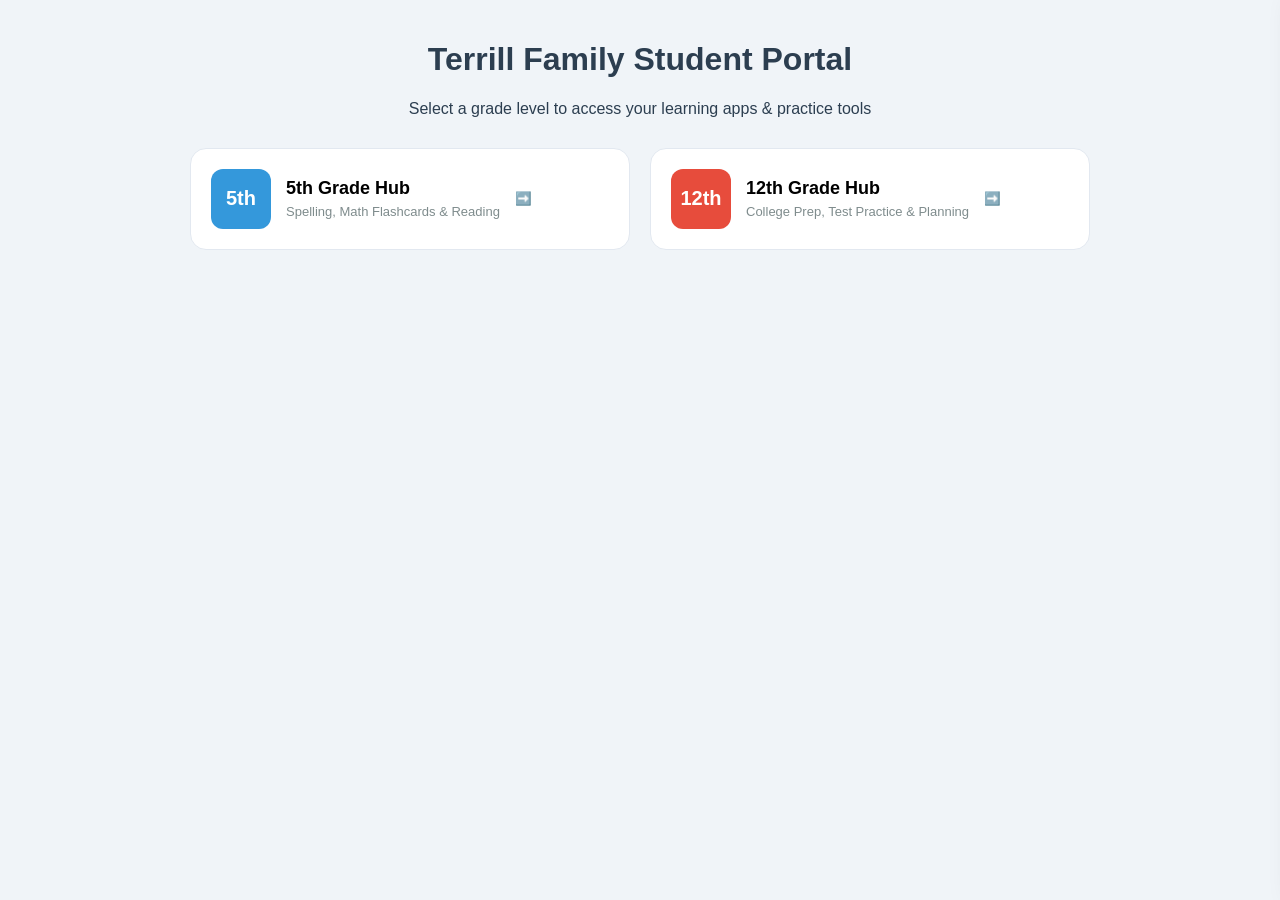
<file: index.html>
<!DOCTYPE html>
<html lang="en">
<head>
  <meta charset="UTF-8">
  <meta name="viewport" content="width=device-width, initial-scale=1.0">
  <title>Terrill Family Student Portal</title>
  <link rel="stylesheet" href="css/portal.css">
</head>
<body>

  <header class="portal-header">
    <h1>Terrill Family Student Portal</h1>
    <p>Select a grade level to access your learning apps & practice tools</p>
  </header>

  <!-- GRADE LEVEL SELECTOR GRID -->
  <main class="grade-grid">
    <button class="grade-card" onclick="openGradeDrawer('grade-5')">
      <div class="grade-badge">5th</div>
      <div class="grade-info">
        <h2>5th Grade Hub</h2>
        <p>Spelling, Math Flashcards & Reading</p>
      </div>
      <span class="arrow">➡️</span>
    </button>

    <button class="grade-card" onclick="openGradeDrawer('grade-12')">
      <div class="grade-badge grade-12-badge">12th</div>
      <div class="grade-info">
        <h2>12th Grade Hub</h2>
        <p>College Prep, Test Practice & Planning</p>
      </div>
      <span class="arrow">➡️</span>
    </button>
  </main>

  <!-- OVERLAY & SLIDE-OUT DRAWER -->
  <div id="drawer-overlay" class="drawer-overlay" onclick="closeGradeDrawer()"></div>

  <aside id="grade-drawer" class="grade-drawer">
    <div class="drawer-header">
      <h2 id="drawer-title">Grade Apps</h2>
      <button class="close-btn" onclick="closeGradeDrawer()">✕</button>
    </div>

    <!-- 5th Grade App Roster -->
    <div id="apps-grade-5" class="app-list" style="display: none;">
      <a href="./spelling-bee/index.html" class="app-button">
        <div class="app-icon bee-bg">🐝</div>
        <div class="app-details">
          <h3>Spelling Bee Hub</h3>
          <p>Practice weekly spelling lists with voice input & sync</p>
        </div>
      </a>
    </div>

    <!-- 12th Grade App Roster -->
    <div id="apps-grade-12" class="app-list" style="display: none;">
      <div style="padding: 20px; color: #7F8C8D;">Coming soon!</div>
    </div>
  </aside>

  <script src="js/portal.js"></script>
</body>
</html>
</file>
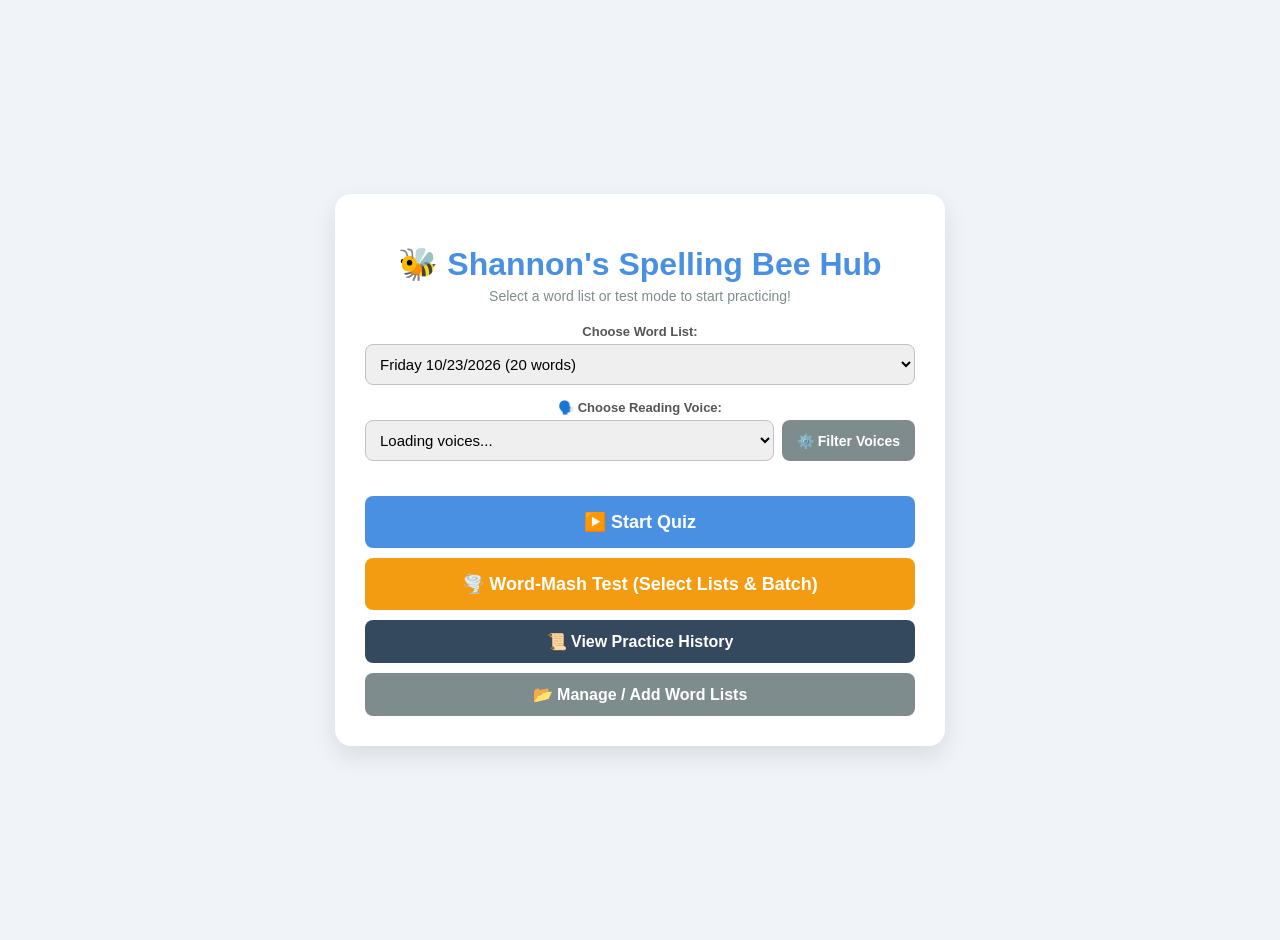
<file: spelling-bee-hub.html>
<!DOCTYPE html>
<html lang="en">
<head>
  <meta charset="UTF-8">
  <meta name="viewport" content="width=device-width, initial-scale=1.0">
  <title>Shannon's Spelling Bee Hub</title>
  <style>
    :root {
      --primary: #4A90E2;
      --success: #2ECC71;
      --danger: #E74C3C;
      --warning: #F39C12;
      --bg: #F0F4F8;
      --card-bg: #FFFFFF;
      --text: #2C3E50;
    }

    body {
      font-family: 'Segoe UI', Tahoma, Geneva, Verdana, sans-serif;
      background-color: var(--bg);
      color: var(--text);
      display: flex;
      justify-content: center;
      align-items: center;
      min-height: 100vh;
      margin: 0;
      padding: 20px;
    }

    .container {
      background: var(--card-bg);
      padding: 30px;
      border-radius: 16px;
      box-shadow: 0 10px 25px rgba(0,0,0,0.1);
      width: 100%;
      max-width: 550px;
      text-align: center;
      display: none;
    }

    .container.active { display: block; }

    h1 { margin-bottom: 5px; color: var(--primary); }
    .subtitle { color: #7F8C8D; font-size: 14px; margin-bottom: 20px; }

    .settings-group {
      margin-bottom: 15px;
      font-size: 13px;
      color: #555;
      display: flex;
      flex-direction: column;
      align-items: center;
      gap: 5px;
      text-align: left;
      width: 100%;
    }

    .voice-row {
      display: flex;
      gap: 8px;
      width: 100%;
    }

    select, textarea, input[type="text"], input[type="number"] {
      padding: 10px;
      border-radius: 8px;
      border: 1px solid #BDC3C7;
      width: 100%;
      box-sizing: border-box;
      font-size: 15px;
      outline: none;
    }

    select:focus, textarea:focus, input[type="text"]:focus, input[type="number"]:focus {
      border-color: var(--primary);
    }

    .progress-bar-container {
      background: #E0E0E0;
      border-radius: 10px;
      height: 12px;
      width: 100%;
      overflow: hidden;
      margin-bottom: 20px;
    }

    .progress-bar {
      background: var(--primary);
      height: 100%;
      width: 0%;
      transition: width 0.3s ease;
    }

    .btn-audio {
      background: var(--primary);
      color: white;
      border: none;
      padding: 15px 25px;
      font-size: 18px;
      border-radius: 50px;
      cursor: pointer;
      box-shadow: 0 4px 10px rgba(74, 144, 226, 0.3);
      margin-bottom: 20px;
    }

    .input-group {
      display: flex;
      gap: 10px;
      margin-bottom: 15px;
    }

    .btn {
      padding: 12px 20px;
      font-size: 16px;
      border: none;
      border-radius: 8px;
      cursor: pointer;
      font-weight: bold;
      transition: opacity 0.2s;
    }

    .btn-primary { background: var(--primary); color: white; width: 100%; margin-top: 10px;}
    .btn-submit { background: var(--primary); color: white; }
    .btn-voice { background: #9B59B6; color: white; width: 100%; margin-bottom: 15px;}
    .btn-success { background: var(--success); color: white; width: 100%; margin-top: 10px;}
    .btn-warning { background: var(--warning); color: white; width: 100%; margin-top: 10px;}
    .btn-danger { background: var(--danger); color: white; padding: 6px 12px; font-size: 13px;}
    .btn-secondary { background: #7F8C8D; color: white; padding: 10px 15px; font-size: 14px; white-space: nowrap;}

    .feedback {
      min-height: 24px;
      font-weight: bold;
      font-size: 18px;
      margin-top: 10px;
    }
    .feedback.correct { color: var(--success); }

    .stats-grid {
      display: grid;
      grid-template-columns: repeat(2, 1fr);
      gap: 10px;
      margin-top: 20px;
      font-size: 13px;
      color: #555;
      text-align: left;
      background: #F8FAFC;
      padding: 12px;
      border-radius: 8px;
      border: 1px solid #E2E8F0;
    }

    .stats-card-box {
      background: #FFFFFF;
      padding: 15px;
      border-radius: 8px;
      margin: 20px 0;
      border: 1px solid #E2E8F0;
      box-shadow: 0 2px 5px rgba(0,0,0,0.05);
    }

    .stats-card-box div {
      margin: 8px 0;
      font-size: 16px;
    }

    /* Modal Styling */
    .modal {
      display: none;
      position: fixed;
      z-index: 10;
      left: 0;
      top: 0;
      width: 100%;
      height: 100%;
      background-color: rgba(0,0,0,0.5);
      justify-content: center;
      align-items: center;
    }

    .modal-content {
      background-color: #FFFFFF;
      padding: 25px;
      border-radius: 16px;
      width: 90%;
      max-width: 480px;
      max-height: 80vh;
      display: flex;
      flex-direction: column;
      box-shadow: 0 10px 25px rgba(0,0,0,0.2);
      text-align: left;
    }

    .voice-list-container {
      overflow-y: auto;
      max-height: 40vh;
      margin: 10px 0 15px 0;
      border: 1px solid #E2E8F0;
      border-radius: 8px;
      padding: 10px;
      background: #F8FAFC;
    }

    .voice-item {
      display: flex;
      align-items: center;
      justify-content: space-between;
      padding: 8px 5px;
      border-bottom: 1px solid #EDF2F7;
      font-size: 14px;
    }

    .voice-item label {
      display: flex;
      align-items: center;
      gap: 10px;
      cursor: pointer;
      flex: 1;
    }

    .history-card {
      background: #FFFFFF;
      padding: 10px 12px;
      margin-bottom: 8px;
      border-radius: 6px;
      border: 1px solid #E2E8F0;
      font-size: 13px;
    }

    .correction-screen h2 { color: var(--danger); margin-bottom: 10px; }
    .correct-word-display {
      font-size: 32px;
      font-weight: bold;
      letter-spacing: 2px;
      color: var(--text);
      margin: 15px 0;
      background: #FFF3F3;
      padding: 15px;
      border-radius: 8px;
      border: 2px dashed var(--danger);
    }

    .btn-go-on {
      background: var(--success);
      color: white;
      padding: 15px 30px;
      font-size: 18px;
      border: none;
      border-radius: 50px;
      cursor: pointer;
      font-weight: bold;
      margin-top: 20px;
      box-shadow: 0 4px 10px rgba(46, 204, 113, 0.3);
      width: 100%;
    }
  </style>

  <script>
    function switchView(viewId) {
      document.querySelectorAll('.container').forEach(c => c.classList.remove('active'));
      const target = document.getElementById(viewId);
      if (target) target.classList.add('active');
      if (typeof window.speechSynthesis !== 'undefined') {
        window.speechSynthesis.cancel();
      }
      if (viewId === 'view-home' || viewId === 'view-quiz') {
        loadVoices();
        populateAllDropdowns();
      }
      if (viewId === 'view-manager') renderListManager();
    }

    const defaultLists = {
      "Friday 10/23/2026": [
        "metal", "hospitality", "definition", "provision", "preside",
        "crime", "genetics", "period", "explore", "hospital",
        "periodic", "gene", "exploration", "criminal", "legality",
        "president", "define", "metallic", "provide", "legal"
      ]
    };

    const MISSED_VAULT_KEY = "⚠️ Missed Words Vault";

    let savedLists = null;
    try {
      savedLists = JSON.parse(localStorage.getItem('spellingLists'));
    } catch(e) { savedLists = null; }

    let spellingLists = (savedLists && Object.keys(savedLists).length > 0) ? savedLists : defaultLists;

    let availableVoices = [];
    let enabledVoiceNames = JSON.parse(localStorage.getItem('enabledVoiceNames')) || null;
    let sessionHistory = JSON.parse(localStorage.getItem('spellingSessionHistory')) || [];
    let missedWordsVault = JSON.parse(localStorage.getItem('spellingMissedWordsVault')) || [];
    let activeMashSession = JSON.parse(localStorage.getItem('spellingActiveMashSession')) || null;

    let currentQueue = [];
    let nextQueue = [];
    let currentWordIndex = 0;
    let roundNumber = 1;
    let initialTotal = 0;
    let currentTestModeName = '';
    let sessionStartTime = null;
    let isInitialized = false;

    let firstTimeCorrectCount = 0;
    let totalMistakesCount = 0;

    function saveData() {
      localStorage.setItem('spellingLists', JSON.stringify(spellingLists));
      localStorage.setItem('spellingMissedWordsVault', JSON.stringify(missedWordsVault));
    }

    function checkResumeBanner() {
      const banner = document.getElementById('resume-banner');
      const details = document.getElementById('resume-details');
      if (!banner || !details) return;
      if (activeMashSession && activeMashSession.batches && activeMashSession.currentBatchIndex < activeMashSession.batches.length) {
        banner.style.display = 'block';
        details.innerText = `${activeMashSession.title} - Batch ${activeMashSession.currentBatchIndex + 1} of ${activeMashSession.batches.length}`;
      } else {
        banner.style.display = 'none';
      }
    }

    function loadVoices() {
      if (typeof window.speechSynthesis === 'undefined') return;
      let allLoadedVoices = window.speechSynthesis.getVoices();
      availableVoices = allLoadedVoices.filter(v => !v.name.toLowerCase().includes('ralph'));

      const savedVoiceName = localStorage.getItem('selectedVoiceName');
      const voiceSelects = [document.getElementById('voice-selector'), document.getElementById('voice-selector-quiz')];
      
      voiceSelects.forEach(select => {
        if (!select) return;
        select.innerHTML = '';
        
        if (availableVoices.length === 0) {
          const option = document.createElement('option');
          option.textContent = "Loading voices...";
          select.appendChild(option);
          return;
        }

        if (!enabledVoiceNames) {
          enabledVoiceNames = availableVoices.filter(v => v.lang.startsWith('en')).map(v => v.name);
          if (enabledVoiceNames.length === 0) {
            enabledVoiceNames = availableVoices.map(v => v.name);
          }
          localStorage.setItem('enabledVoiceNames', JSON.stringify(enabledVoiceNames));
        }

        const filteredVoices = availableVoices.filter(v => enabledVoiceNames.includes(v.name));
        const voicesToDisplay = filteredVoices.length > 0 ? filteredVoices : availableVoices;

        voicesToDisplay.forEach(voice => {
          const option = document.createElement('option');
          option.value = voice.name;
          option.textContent = `${voice.name} (${voice.lang})`;
          select.appendChild(option);
        });

        if (savedVoiceName && voicesToDisplay.some(v => v.name === savedVoiceName)) {
          select.value = savedVoiceName;
        } else if (voicesToDisplay.length > 0) {
          select.value = voicesToDisplay[0].name;
        }
      });

      isInitialized = true;
    }

    if (typeof speechSynthesis !== 'undefined') {
      speechSynthesis.onvoiceschanged = loadVoices;
    }

    function syncAndPreviewVoice(val) {
      if (!val || val === "Loading voices...") return;
      localStorage.setItem('selectedVoiceName', val);
      
      const s1 = document.getElementById('voice-selector');
      const s2 = document.getElementById('voice-selector-quiz');
      if (s1) s1.value = val;
      if (s2) s2.value = val;

      speakWithCustomVoice("Shannon's Spelling Bee Hub", 1.0, null, val);
    }

    function syncLists(val) {
      if (!val) return;
      const s1 = document.getElementById('list-selector-home');
      const s2 = document.getElementById('list-selector-quiz');
      if (s1) s1.value = val;
      if (s2) s2.value = val;
    }

    function getSelectedVoice() {
      const voiceSelect = document.getElementById('voice-selector') || document.getElementById('voice-selector-quiz');
      const selectedName = voiceSelect ? voiceSelect.value : null;
      if (selectedName && selectedName !== "Loading voices...") {
        localStorage.setItem('selectedVoiceName', selectedName);
        return availableVoices.find(v => v.name === selectedName) || availableVoices[0] || null;
      }
      return availableVoices[0] || null;
    }

    function speakWithCustomVoice(text, rate = 1.0, callback = null, specificVoiceName = null) {
      if (typeof window.speechSynthesis === 'undefined') return;
      window.speechSynthesis.cancel();
      const utterance = new SpeechSynthesisUtterance(text);
      utterance.rate = rate;
      
      let chosenVoice = null;
      if (specificVoiceName) {
        chosenVoice = availableVoices.find(v => v.name === specificVoiceName);
      } else {
        chosenVoice = getSelectedVoice();
      }

      if (chosenVoice) {
        utterance.voice = chosenVoice;
      }

      if (callback) {
        utterance.onend = callback;
      }

      window.speechSynthesis.speak(utterance);
    }

    function openVoiceModal() {
      const modalList = document.getElementById('modal-voice-list');
      if (!modalList) return;
      modalList.innerHTML = '';

      if (availableVoices.length === 0) {
        modalList.innerHTML = '<div style="padding: 10px; text-align:center;">No voices found yet. Try reloading.</div>';
      }

      availableVoices.forEach(voice => {
        const isChecked = !enabledVoiceNames || enabledVoiceNames.includes(voice.name);
        
        const div = document.createElement('div');
        div.className = 'voice-item';
        div.innerHTML = `
          <label>
            <input type="checkbox" value="${voice.name}" ${isChecked ? 'checked' : ''}>
            ${voice.name} (${voice.lang})
          </label>
          <button class="btn btn-secondary" style="padding: 4px 8px; font-size: 12px;" onclick="previewSpecificVoice('${voice.name.replace(/'/g, "\\'")}')">🔊 Preview</button>
        `;
        modalList.appendChild(div);
      });

      const modal = document.getElementById('voice-modal');
      if (modal) modal.style.display = 'flex';
    }

    function closeVoiceModal() {
      const modal = document.getElementById('voice-modal');
      if (modal) modal.style.display = 'none';
      if (typeof window.speechSynthesis !== 'undefined') {
        window.speechSynthesis.cancel();
      }
    }

    function previewSpecificVoice(voiceName) {
      speakWithCustomVoice("Shannon's Spelling Bee Hub", 1.0, null, voiceName);
    }

    function saveVoicePreferences() {
      const checkboxes = document.querySelectorAll('#modal-voice-list input[type="checkbox"]');
      let selected = [];
      checkboxes.forEach(cb => {
        if (cb.checked) {
          selected.push(cb.value);
        }
      });

      if (selected.length === 0) {
        alert("Please select at least one voice!");
        return;
      }

      enabledVoiceNames = selected;
      localStorage.setItem('enabledVoiceNames', JSON.stringify(enabledVoiceNames));
      closeVoiceModal();
      loadVoices();
      populateAllDropdowns();
    }

    function openWordMashModal() {
      const modalList = document.getElementById('modal-word-mash-list');
      if (!modalList) return;
      modalList.innerHTML = '';

      const keys = Object.keys(spellingLists);
      if (keys.length === 0 && missedWordsVault.length === 0) {
        alert("No spelling lists available!");
        return;
      }

      keys.forEach(key => {
        const div = document.createElement('div');
        div.className = 'voice-item';
        div.innerHTML = `
          <label>
            <input type="checkbox" value="${key}" checked>
            <strong>${key}</strong> (${spellingLists[key].length} words)
          </label>
        `;
        modalList.appendChild(div);
      });

      const modal = document.getElementById('word-mash-modal');
      if (modal) modal.style.display = 'flex';
    }

    function closeWordMashModal() {
      const modal = document.getElementById('word-mash-modal');
      if (modal) modal.style.display = 'none';
    }

    function toggleAllWordMashLists(selectState) {
      const checkboxes = document.querySelectorAll('#modal-word-mash-list input[type="checkbox"]');
      checkboxes.forEach(cb => cb.checked = selectState);
    }

    function startCustomWordMash() {
      const checkboxes = document.querySelectorAll('#modal-word-mash-list input[type="checkbox"]');
      let selectedLists = [];
      checkboxes.forEach(cb => {
        if (cb.checked) {
          selectedLists.push(cb.value);
        }
      });

      if (selectedLists.length === 0) {
        alert("Please select at least one list for the Word-Mash!");
        return;
      }

      let combinedWords = [];
      selectedLists.forEach(key => {
        if (spellingLists[key]) {
          combinedWords = combinedWords.concat(spellingLists[key]);
        }
      });
      combinedWords = [...new Set(combinedWords)];
      combinedWords.sort(() => Math.random() - 0.5);

      const batchSizeInput = document.getElementById('mash-batch-size');
      const batchSize = batchSizeInput ? parseInt(batchSizeInput.value, 10) : 15;
      
      let batches = [];
      for (let i = 0; i < combinedWords.length; i += batchSize) {
        batches.push(combinedWords.slice(i, i + batchSize));
      }

      activeMashSession = {
        title: `Word-Mash (${combinedWords.length} words)`,
        batches: batches,
        currentBatchIndex: 0
      };
      localStorage.setItem('spellingActiveMashSession', JSON.stringify(activeMashSession));

      closeWordMashModal();
      startCurrentMashBatch();
    }

    function startCurrentMashBatch() {
      if (!activeMashSession || !activeMashSession.batches) return;
      const index = activeMashSession.currentBatchIndex;
      const totalBatches = activeMashSession.batches.length;
      const batchWords = activeMashSession.batches[index];

      currentTestModeName = `${activeMashSession.title} [Batch ${index + 1}/${totalBatches}]`;
      startQuizSession(batchWords, `🌪️ ${activeMashSession.title} (Batch ${index + 1}/${totalBatches})`);
    }

    function proceedToNextBatch() {
      if (activeMashSession) {
        activeMashSession.currentBatchIndex++;
        localStorage.setItem('spellingActiveMashSession', JSON.stringify(activeMashSession));
        startCurrentMashBatch();
      }
    }

    function resumeWordMashBatch() {
      if (activeMashSession) {
        startCurrentMashBatch();
      }
    }

    function clearActiveMashSession() {
      activeMashSession = null;
      localStorage.removeItem('spellingActiveMashSession');
      checkResumeBanner();
    }

    function openHistoryModal() {
      const container = document.getElementById('modal-history-list');
      if (!container) return;
      container.innerHTML = '';

      if (sessionHistory.length === 0) {
        container.innerHTML = '<div style="padding: 15px; text-align:center; color: #7F8C8D;">No practice history recorded yet. Complete a quiz to see stats here!</div>';
      } else {
        sessionHistory.forEach(record => {
          const div = document.createElement('div');
          div.className = 'history-card';
          const pct = record.total > 0 ? Math.round((record.firstTry / record.total) * 100) : 0;
          div.innerHTML = `
            <div style="display: flex; justify-content: space-between; margin-bottom: 4px;">
              <strong>${record.mode}</strong>
              <span style="color: #7F8C8D; font-size: 11px;">${record.date}</span>
            </div>
            <div style="display: flex; justify-content: space-between; color: #555;">
              <span>First Try: <strong style="color: var(--success);">${record.firstTry}/${record.total} (${pct}%)</strong></span>
              <span>Mistakes: <strong style="color: var(--danger);">${record.mistakes}</strong></span>
              <span>Time: <strong>${formatTime(record.duration)}</strong></span>
            </div>
          `;
          container.appendChild(div);
        });
      }

      const modal = document.getElementById('history-modal');
      if (modal) modal.style.display = 'flex';
    }

    function closeHistoryModal() {
      const modal = document.getElementById('history-modal');
      if (modal) modal.style.display = 'none';
    }

    function clearHistory() {
      if (confirm("Are you sure you want to clear your practice history?")) {
        sessionHistory = [];
        localStorage.removeItem('spellingSessionHistory');
        openHistoryModal();
      }
    }

    function exportHistoryOnly() {
      if (sessionHistory.length === 0) {
        alert("No history recorded yet to export.");
        return;
      }
      const dataStr = "data:text/json;charset=utf-8," + encodeURIComponent(JSON.stringify({ sessionHistory: sessionHistory }, null, 2));
      const downloadAnchor = document.createElement('a');
      downloadAnchor.setAttribute("href", dataStr);
      downloadAnchor.setAttribute("download", "spelling_practice_history.json");
      document.body.appendChild(downloadAnchor);
      downloadAnchor.click();
      downloadAnchor.remove();
    }

    function formatTime(totalSeconds) {
      const mins = Math.floor(totalSeconds / 60);
      const secs = totalSeconds % 60;
      if (mins > 0) {
        return `${mins}m ${secs}s`;
      }
      return `${secs}s`;
    }

    function exportData() {
      const backup = {
        spellingLists: spellingLists,
        enabledVoiceNames: enabledVoiceNames,
        sessionHistory: sessionHistory,
        missedWordsVault: missedWordsVault
      };
      const dataStr = "data:text/json;charset=utf-8," + encodeURIComponent(JSON.stringify(backup, null, 2));
      const downloadAnchor = document.createElement('a');
      downloadAnchor.setAttribute("href", dataStr);
      downloadAnchor.setAttribute("download", "spelling_bee_hub.json");
      document.body.appendChild(downloadAnchor);
      downloadAnchor.click();
      downloadAnchor.remove();
    }

    function importData(event) {
      const fileReader = new FileReader();
      if (event.target.files[0]) {
        fileReader.readAsText(event.target.files[0], "UTF-8");
        fileReader.onload = (e) => {
          try {
            const imported = JSON.parse(e.target.result);
            if (imported.spellingLists) {
              spellingLists = imported.spellingLists;
            }
            if (imported.enabledVoiceNames) {
              enabledVoiceNames = imported.enabledVoiceNames;
              localStorage.setItem('enabledVoiceNames', JSON.stringify(enabledVoiceNames));
            }
            if (imported.sessionHistory) {
              const existingKeys = new Set(sessionHistory.map(h => `${h.date}-${h.mode}`));
              imported.sessionHistory.forEach(item => {
                const key = `${item.date}-${item.mode}`;
                if (!existingKeys.has(key)) {
                  sessionHistory.push(item);
                }
              });
              sessionHistory.sort((a, b) => new Date(b.date) - new Date(a.date));
              if (sessionHistory.length > 50) sessionHistory = sessionHistory.slice(0, 50);
              localStorage.setItem('spellingSessionHistory', JSON.stringify(sessionHistory));
            }
            if (imported.missedWordsVault) {
              missedWordsVault = [...new Set([...missedWordsVault, ...imported.missedWordsVault])];
            }
            saveData();
            loadVoices();
            populateAllDropdowns();
            renderListManager();
            alert("Successfully imported your word lists, voice settings, missed vault, and history!");
          } catch (err) {
            alert("Invalid backup file format.");
          }
        };
      }
    }

    function populateAllDropdowns() {
      const selects = [document.getElementById('list-selector-home'), document.getElementById('list-selector-quiz')];
      const keys = Object.keys(spellingLists);
      
      selects.forEach(select => {
        if (!select) return;
        const currentVal = select.value;
        select.innerHTML = '';

        if (missedWordsVault.length > 0) {
          const vaultOption = document.createElement('option');
          vaultOption.value = MISSED_VAULT_KEY;
          vaultOption.textContent = `${MISSED_VAULT_KEY} (${missedWordsVault.length} words)`;
          select.appendChild(vaultOption);
        }

        keys.forEach(key => {
          const option = document.createElement('option');
          option.value = key;
          option.textContent = `${key} (${spellingLists[key].length} words)`;
          select.appendChild(option);
        });
        if (currentVal && (keys.includes(currentVal) || currentVal === MISSED_VAULT_KEY)) {
          select.value = currentVal;
        }
      });
    }

    function startQuizFromSelectedList() {
      const homeSelect = document.getElementById('list-selector-home');
      const selectedKey = homeSelect ? homeSelect.value : null;
      
      if (selectedKey === MISSED_VAULT_KEY) {
        if (missedWordsVault.length === 0) {
          alert("Missed Words Vault is currently empty! Great job!");
          return;
        }
        currentTestModeName = MISSED_VAULT_KEY;
        let listWords = [...missedWordsVault];
        listWords.sort(() => Math.random() - 0.5);
        startQuizSession(listWords, `⚠️ Missed Words Vault (${listWords.length} words)`);
        return;
      }

      if (!selectedKey || !spellingLists[selectedKey]) {
        alert("Please select a valid spelling list!");
        return;
      }
      currentTestModeName = selectedKey;
      
      let listWords = [...spellingLists[selectedKey]];
      listWords.sort(() => Math.random() - 0.5);
      
      startQuizSession(listWords, `✏️ Quiz: ${selectedKey}`);
    }

    function startQuizSession(wordArray, titleText) {
      currentQueue = wordArray;
      nextQueue = [];
      currentWordIndex = 0;
      roundNumber = 1;
      initialTotal = currentQueue.length;

      firstTimeCorrectCount = 0;
      totalMistakesCount = 0;
      sessionStartTime = Date.now();

      const quizTitleEl = document.getElementById('quiz-title');
      if (quizTitleEl) quizTitleEl.innerText = titleText;
      
      switchView('view-quiz');
      updateUI();
      
      setTimeout(() => {
        playWord();
      }, 800);
    }

    function playWord() {
      if (currentQueue.length === 0) return;
      const word = currentQueue[currentWordIndex];
      speakWithCustomVoice(word, 0.85);
    }

    function checkSpelling(event) {
      if (event) event.preventDefault();
      const input = document.getElementById('answer-input');
      if (!input) return;
      
      const userGuess = input.value.trim().toLowerCase().replace(/[^a-z]/g, '');
      const targetWord = currentQueue[currentWordIndex].toLowerCase();

      if (!userGuess) return;

      if (userGuess === targetWord) {
        if (roundNumber === 1) {
          firstTimeCorrectCount++;
          if (currentTestModeName === MISSED_VAULT_KEY) {
            missedWordsVault = missedWordsVault.filter(w => w.toLowerCase() !== targetWord);
            saveData();
          }
        }

        const feedback = document.getElementById('feedback-message');
        if (feedback) {
          feedback.className = "feedback correct";
          feedback.innerText = "✨ Correct!";
        }
        speakWithCustomVoice("Correct!", 1.0);

        input.value = '';
        currentWordIndex++;

        setTimeout(() => {
          if (feedback) feedback.innerText = '';
          checkQueueProgress();
        }, 1000);

      } else {
        totalMistakesCount++;
        nextQueue.push(targetWord);

        if (!missedWordsVault.some(w => w.toLowerCase() === targetWord)) {
          missedWordsVault.push(targetWord);
          saveData();
        }

        input.value = '';
        showCorrectionScreen(targetWord);
      }
    }

    function showCorrectionScreen(word) {
      switchView('view-correction');
      const targetDisplay = document.getElementById('target-word-display');
      const spelledText = document.getElementById('spelled-out-text');
      
      if (targetDisplay) targetDisplay.innerText = word;
      if (spelledText) {
        const spacedSpellingDisplay = word.split('').join(' - ');
        spelledText.innerText = `Spelled: ${spacedSpellingDisplay}`;
      }

      if (typeof window.speechSynthesis !== 'undefined') {
        window.speechSynthesis.cancel();
      }

      setTimeout(() => {
        speakWithCustomVoice("Incorrect. The word is", 0.75, () => {
          setTimeout(() => {
            speakWithCustomVoice(word, 0.65, () => {
              setTimeout(() => {
                const spelledSpoken = word.split('').join(' . ');
                speakWithCustomVoice(`It is spelled: ${spelledSpoken}`, 0.6);
              }, 400);
            });
          }, 300);
        });
      }, 100);
    }

    function proceedAfterCorrection() {
      if (typeof window.speechSynthesis !== 'undefined') {
        window.speechSynthesis.cancel();
      }
      switchView('view-quiz');
      currentWordIndex++;
      checkQueueProgress();
    }

    function checkQueueProgress() {
      if (currentWordIndex >= currentQueue.length) {
        if (nextQueue.length === 0) {
          showCompletionScreen();
          return;
        } else {
          currentQueue = [...nextQueue];
          nextQueue = [];
          currentWordIndex = 0;
          roundNumber++;
        }
      }
      updateUI();
      playWord();
      const ansInput = document.getElementById('answer-input');
      if (ansInput) ansInput.focus();
    }

    function updateUI() {
      const roundEl = document.getElementById('round-indicator');
      const totalWordsEl = document.getElementById('stat-total-words');
      const wordsLeftEl = document.getElementById('words-left');
      const firstCorrectEl = document.getElementById('stat-first-correct');
      const totalMistakesEl = document.getElementById('stat-total-mistakes');
      const progressBar = document.getElementById('progress-bar');

      if (roundEl) roundEl.innerText = `Round ${roundNumber}`;
      if (totalWordsEl) totalWordsEl.innerText = initialTotal;
      if (wordsLeftEl) wordsLeftEl.innerText = currentQueue.length - currentWordIndex;
      if (firstCorrectEl) firstCorrectEl.innerText = firstTimeCorrectCount;
      if (totalMistakesEl) totalMistakesEl.innerText = totalMistakesCount;

      if (progressBar && initialTotal > 0) {
        const progress = ((initialTotal - (currentQueue.length - currentWordIndex + nextQueue.length)) / initialTotal) * 100;
        progressBar.style.width = `${Math.max(0, Math.min(100, progress))}%`;
      }
    }

    function showCompletionScreen() {
      switchView('view-completion');
      
      const sessionDurationSeconds = sessionStartTime ? Math.round((Date.now() - sessionStartTime) / 1000) : 0;
      const formattedDuration = formatTime(sessionDurationSeconds);

      const historyRecord = {
        date: new Date().toLocaleDateString() + ' ' + new Date().toLocaleTimeString([], { hour: '2-digit', minute: '2-digit' }),
        mode: currentTestModeName,
        total: initialTotal,
        firstTry: firstTimeCorrectCount,
        mistakes: totalMistakesCount,
        duration: sessionDurationSeconds
      };
      
      sessionHistory.unshift(historyRecord);
      if (sessionHistory.length > 50) sessionHistory.pop();
      localStorage.setItem('spellingSessionHistory', JSON.stringify(sessionHistory));

      const sumTotal = document.getElementById('summary-total');
      const sumFirstTry = document.getElementById('summary-first-try');
      const sumMistakes = document.getElementById('summary-mistakes');
      const sumTime = document.getElementById('summary-time');
      const compDetails = document.getElementById('completion-details');
      const compHeading = document.getElementById('completion-heading');
      const compMessage = document.getElementById('completion-message');

      if (sumTotal) sumTotal.innerText = initialTotal;
      if (sumFirstTry) sumFirstTry.innerText = `${firstTimeCorrectCount} / ${initialTotal}`;
      if (sumMistakes) sumMistakes.innerText = totalMistakesCount;
      if (sumTime) sumTime.innerText = formattedDuration;
      if (compDetails) compDetails.innerText = `Completed list: ${currentTestModeName}`;

      const nextBatchContainer = document.getElementById('next-batch-container');
      if (activeMashSession && activeMashSession.batches && (activeMashSession.currentBatchIndex + 1) < activeMashSession.batches.length) {
        if (nextBatchContainer) nextBatchContainer.style.display = 'block';
      } else {
        if (nextBatchContainer) nextBatchContainer.style.display = 'none';
        if (activeMashSession) {
          clearActiveMashSession();
        }
      }

      const percentage = initialTotal > 0 ? Math.round((firstTimeCorrectCount / initialTotal) * 100) : 100;
      let completionPhrase = "";

      if (percentage === 100) {
        completionPhrase = "Fantastic! You mastered all the words in this session!";
        if (compHeading) compHeading.innerText = "🎉 Fantastic!";
      } else if (percentage > 90) {
        completionPhrase = `Great job, you got ${percentage}% of the words correct the first time!`;
        if (compHeading) compHeading.innerText = "👏 Great Job!";
      } else if (percentage > 80) {
        completionPhrase = `Good job! You got ${percentage}% of the words correct the first time!`;
        if (compHeading) compHeading.innerText = "👍 Good Job!";
      } else if (percentage > 70) {
        completionPhrase = `Well done. You got ${percentage}% of the words correct the first time!`;
        if (compHeading) compHeading.innerText = "⭐ Well Done!";
      } else {
        completionPhrase = `Good try. Keep practicing, you got ${percentage}% of the words correct the first time!`;
        if (compHeading) compHeading.innerText = "💪 Good Try!";
      }

      if (compMessage) compMessage.innerText = completionPhrase;
      speakWithCustomVoice(completionPhrase, 1.0);
    }

    function startVoiceInput() {
      const SpeechRecognition = window.SpeechRecognition || window.webkitSpeechRecognition;
      if (!SpeechRecognition) {
        alert("Speech recognition is not supported on this browser. Try Chrome.");
        return;
      }

      const recognition = new SpeechRecognition();
      recognition.lang = 'en-US';
      recognition.interimResults = false;

      const voiceBtn = document.getElementById('voice-btn');
      if (voiceBtn) voiceBtn.innerText = "🎙️ Listening...";

      recognition.start();

      recognition.onresult = (event) => {
        let transcript = event.results[0][0].transcript;
        transcript = transcript.replace(/\s+/g, '').toLowerCase();
        const ansInput = document.getElementById('answer-input');
        if (ansInput) ansInput.value = transcript;
        if (voiceBtn) voiceBtn.innerText = "🎤 Spell Out Loud";
        checkSpelling();
      };

      recognition.onerror = () => { if (voiceBtn) voiceBtn.innerText = "🎤 Spell Out Loud"; };
      recognition.onend = () => { if (voiceBtn) voiceBtn.innerText = "🎤 Spell Out Loud"; };
    }

    function renderListManager() {
      const container = document.getElementById('lists-container');
      if (!container) return;
      container.innerHTML = '';
      
      const keys = Object.keys(spellingLists);
      keys.forEach(key => {
        const div = document.createElement('div');
        div.className = 'list-item';
        div.style.display = "flex";
        div.style.justifyContent = "space-between";
        div.style.alignItems = "center";
        div.style.padding = "6px 0";
        div.style.borderBottom = "1px solid #EDF2F7";
        div.innerHTML = `
          <span><strong>${key}</strong> (${spellingLists[key].length} words)</span>
          <button class="btn btn-danger" onclick="deleteList('${key}')">Delete</button>
        `;
        container.appendChild(div);
      });
    }

    function saveNewList() {
      const nameInput = document.getElementById('new-list-name');
      const wordsInput = document.getElementById('new-list-words');
      
      if (!nameInput || !wordsInput) return;

      const listName = nameInput.value.trim();
      const rawText = wordsInput.value.trim();

      if (!listName) {
        alert("Please enter a name for the spelling list.");
        return;
      }
      if (!rawText) {
        alert("Please enter some words for the list.");
        return;
      }

      const wordsArray = rawText
        .split(/[\n,]+/)
        .map(w => w.trim().toLowerCase())
        .filter(w => w.length > 0);

      if (wordsArray.length === 0) {
        alert("No valid words found.");
        return;
      }

      spellingLists[listName] = wordsArray;
      saveData();

      nameInput.value = '';
      wordsInput.value = '';
      renderListManager();
      alert(`List "${listName}" saved successfully with ${wordsArray.length} words!`);
    }

    function deleteList(listName) {
      if (Object.keys(spellingLists).length <= 1) {
        alert("You must keep at least one spelling list!");
        return;
      }
      if (confirm(`Are you sure you want to delete "${listName}"?`)) {
        delete spellingLists[listName];
        saveData();
        renderListManager();
      }
    }

    window.onload = () => {
      checkResumeBanner();
      loadVoices();
      setTimeout(loadVoices, 200);
      setTimeout(loadVoices, 600);
      populateAllDropdowns();
      switchView('view-home');
    };
  </script>
</head>
<body>

  <!-- VIEW 1: HOME / DASHBOARD -->
  <div class="container active" id="view-home">
    <h1>🐝 Shannon's Spelling Bee Hub</h1>
    <div class="subtitle">Select a word list or test mode to start practicing!</div>

    <div id="resume-banner" style="display:none; background:#FFF3CD; border:1px solid #FFEEBA; color:#856404; padding:12px; border-radius:8px; margin-bottom:15px; text-align:left;">
      <strong>⏳ Active Word-Mash Progress Found!</strong><br>
      <span id="resume-details" style="font-size:13px;"></span>
      <div style="display:flex; gap:10px; margin-top:8px;">
        <button class="btn btn-warning" style="font-size:13px; padding:6px 12px; margin-top:0;" onclick="resumeWordMashBatch()">▶️ Resume Batch</button>
        <button class="btn btn-danger" style="font-size:13px; padding:6px 12px; margin-top:0;" onclick="clearActiveMashSession()">Discard</button>
      </div>
    </div>

    <div class="settings-group">
      <label for="list-selector-home"><strong>Choose Word List:</strong></label>
      <select id="list-selector-home" onchange="syncLists(this.value)"></select>
    </div>

    <div class="settings-group" style="margin-top: 10px;">
      <label for="voice-selector"><strong>🗣️ Choose Reading Voice:</strong></label>
      <div class="voice-row">
        <select id="voice-selector" onchange="syncAndPreviewVoice(this.value)"></select>
        <button class="btn btn-secondary" onclick="openVoiceModal()">⚙️ Filter Voices</button>
      </div>
    </div>

    <button class="btn btn-primary" onclick="startQuizFromSelectedList()" style="font-size: 18px; padding: 15px; margin-top: 20px;">▶️ Start Quiz</button>
    <button class="btn btn-warning" onclick="openWordMashModal()" style="font-size: 18px; padding: 15px;">🌪️ Word-Mash Test (Select Lists & Batch)</button>
    <button class="btn" style="background: #34495E; color: white; width: 100%; margin-top: 10px;" onclick="openHistoryModal()">📜 View Practice History</button>
    <button class="btn" style="background: #7F8C8D; color: white; width: 100%; margin-top: 10px;" onclick="switchView('view-manager')">📂 Manage / Add Word Lists</button>
  </div>

  <!-- VOICE FILTER MODAL POP-UP -->
  <div class="modal" id="voice-modal">
    <div class="modal-content">
      <h2>⚙️ Customize Voices</h2>
      <p style="font-size: 13px; color: #666;">Check the voices you want to include in your dropdown. Click preview to test them out!</p>
      
      <div class="voice-list-container" id="modal-voice-list"></div>

      <div style="display: flex; gap: 10px;">
        <button class="btn btn-primary" onclick="saveVoicePreferences()" style="margin-top:0;">Save & Apply</button>
        <button class="btn" style="background: #BDC3C7; color: white; margin-top:0;" onclick="closeVoiceModal()">Cancel</button>
      </div>
    </div>
  </div>

  <!-- WORD-MASH SELECTION MODAL POP-UP -->
  <div class="modal" id="word-mash-modal">
    <div class="modal-content">
      <h2>🌪️ Configure Word-Mash</h2>
      <p style="font-size: 13px; color: #666;">Select spelling lists and set your preferred batch size:</p>
      
      <div style="margin-bottom: 10px; text-align: left;">
        <label style="font-size: 13px;"><strong>Words Per Batch:</strong></label>
        <select id="mash-batch-size" style="margin-top: 4px; padding: 6px;">
          <option value="10">10 words per batch</option>
          <option value="15" selected>15 words per batch</option>
          <option value="20">20 words per batch</option>
          <option value="999">All words in 1 single session</option>
        </select>
      </div>

      <div style="margin-bottom: 5px; display: flex; gap: 10px;">
        <button class="btn btn-secondary" style="font-size: 12px; padding: 6px 10px;" onclick="toggleAllWordMashLists(true)">Select All</button>
        <button class="btn btn-secondary" style="font-size: 12px; padding: 6px 10px;" onclick="toggleAllWordMashLists(false)">Deselect All</button>
      </div>

      <div class="voice-list-container" id="modal-word-mash-list"></div>

      <div style="display: flex; gap: 10px;">
        <button class="btn btn-warning" onclick="startCustomWordMash()" style="margin-top:0;">Start Word-Mash</button>
        <button class="btn" style="background: #BDC3C7; color: white; margin-top:0;" onclick="closeWordMashModal()">Cancel</button>
      </div>
    </div>
  </div>

  <!-- PRACTICE HISTORY MODAL POP-UP -->
  <div class="modal" id="history-modal">
    <div class="modal-content">
      <h2>📜 Practice History</h2>
      <p style="font-size: 13px; color: #666;">Review past quiz scores, accuracy, and completion times:</p>
      
      <div class="voice-list-container" id="modal-history-list" style="background: #FFF; padding: 5px;"></div>

      <div style="display: flex; gap: 8px; flex-wrap: wrap;">
        <button class="btn btn-primary" onclick="exportHistoryOnly()" style="margin-top:0; flex: 1;">💾 Export History Only</button>
        <button class="btn btn-danger" onclick="clearHistory()" style="margin-top:0; font-size: 13px; padding: 8px;">Clear History</button>
        <button class="btn" style="background: #BDC3C7; color: white; margin-top:0;" onclick="closeHistoryModal()">Close</button>
      </div>
    </div>
  </div>

  <!-- VIEW 2: QUIZ RUNNER -->
  <div class="container" id="view-quiz">
    <h1 id="quiz-title">✏️ Spelling Bee</h1>
    <div class="subtitle" id="round-indicator">Round 1</div>

    <div style="display: flex; gap: 10px; margin-bottom: 15px; background: #F8FAFC; padding: 10px; border-radius: 8px; border: 1px solid #E2E8F0;">
      <div style="flex: 1; text-align: left;">
        <label style="font-size: 11px; color: #666;"><strong>List:</strong></label>
        <select id="list-selector-quiz" onchange="syncLists(this.value)" style="font-size: 13px; padding: 6px;"></select>
      </div>
      <div style="flex: 1; text-align: left;">
        <label style="font-size: 11px; color: #666;"><strong>Voice:</strong></label>
        <select id="voice-selector-quiz" onchange="syncAndPreviewVoice(this.value)" style="font-size: 13px; padding: 6px;"></select>
      </div>
    </div>

    <div class="progress-bar-container">
      <div class="progress-bar" id="progress-bar"></div>
    </div>

    <button class="btn-audio" onclick="playWord()">🔊 Listen to Word</button>

    <form onsubmit="checkSpelling(event)">
      <div class="input-group">
        <input type="text" id="answer-input" placeholder="Type word here..." autocomplete="off" autofocus>
        <button type="submit" class="btn btn-submit">Check</button>
      </div>
    </form>

    <button class="btn btn-voice" onclick="startVoiceInput()" id="voice-btn">🎤 Spell Out Loud</button>

    <div class="feedback" id="feedback-message"></div>

    <div class="stats-grid">
      <span>Total Words: <strong id="stat-total-words">0</strong></span>
      <span>Remaining: <strong id="words-left">0</strong></span>
      <span>First-Time Correct: <strong id="stat-first-correct" style="color: var(--success);">0</strong></span>
      <span>Total Mistakes: <strong id="stat-total-mistakes" style="color: var(--danger);">0</strong></span>
    </div>
    <button class="btn" style="background: #95A5A6; color: white; margin-top: 20px; width: 100%;" onclick="switchView('view-home')">🏠 Exit to Home</button>
  </div>

  <!-- VIEW 3: CORRECTION SCREEN -->
  <div class="container" id="view-correction">
    <h2>❌ Not Quite Right</h2>
    <p>Let's look at the correct spelling:</p>
    <div class="correct-word-display" id="target-word-display"></div>
    <p id="spelled-out-text" style="color: #666; font-style: italic;"></p>
    <button class="btn-go-on" onclick="proceedAfterCorrection()">Go On ➡️</button>
  </div>

  <!-- VIEW 4: COMPLETION SCREEN -->
  <div class="container" id="view-completion">
    <h1 id="completion-heading">🎉 Fantastic!</h1>
    <h2 id="completion-message" style="font-size: 18px; margin: 15px 0; color: var(--text);">You mastered all the words in this session!</h2>
    <div class="stats-card-box">
      <div>📋 <strong>Total Session Words:</strong> <span id="summary-total">0</span></div>
      <div>✨ <strong>Correct First Try:</strong> <span id="summary-first-try" style="color: var(--success); font-weight: bold;">0</span></div>
      <div>❌ <strong>Total Mistakes:</strong> <span id="summary-mistakes" style="color: var(--danger); font-weight: bold;">0</span></div>
      <div>⏱️ <strong>Completion Time:</strong> <span id="summary-time" style="color: var(--primary); font-weight: bold;">0s</span></div>
    </div>
    <p id="completion-details" style="color: #7F8C8D; font-size: 13px;"></p>
    
    <div id="next-batch-container" style="display:none; margin-top:15px;">
      <button class="btn btn-warning" style="font-size:18px; padding:15px; margin-bottom:10px;" onclick="proceedToNextBatch()">➡️ Continue to Next Batch</button>
    </div>

    <button class="btn btn-success" onclick="switchView('view-home')">🏠 Return to Home</button>
  </div>

  <!-- VIEW 5: LIST MANAGER -->
  <div class="container" id="view-manager">
    <h1>📂 Word List Manager</h1>
    <div class="subtitle">Add new lists or review past ones</div>

    <div style="text-align: left; margin-bottom: 20px;">
      <label><strong>Create New List:</strong></label>
      <input type="text" id="new-list-name" placeholder="e.g. Friday 10/30/2026" style="margin: 5px 0 10px 0;">
      <textarea id="new-list-words" rows="5" placeholder="Type or paste words separated by commas or new lines..."></textarea>
      <button class="btn btn-primary" onclick="saveNewList()">Save List</button>
    </div>

    <hr style="border:0; border-top:1px solid #EEE; margin: 20px 0;">

    <div style="text-align: left;">
      <label><strong>Existing Saved Lists:</strong></label>
      <div id="lists-container" style="max-height: 150px; overflow-y: auto; margin-top: 10px;"></div>
    </div>

    <div style="text-align: left; margin-top: 20px; border-top: 1px solid #EEE; padding-top: 15px;">
      <label><strong>Sync / Backup Settings:</strong></label>
      <div style="display: flex; gap: 10px; margin-top: 5px;">
        <button class="btn btn-primary" onclick="exportData()" style="margin-top:0;">💾 Export to File</button>
        <label class="btn btn-warning" style="margin-top:0; display:inline-block; text-align:center; cursor:pointer; line-height: normal; padding: 12px 20px;">
          📁 Import File <input type="file" id="import-file" accept=".json" onchange="importData(event)" style="display:none;">
        </label>
      </div>
    </div>

    <button class="btn" style="background: #7F8C8D; color: white; width: 100%; margin-top: 20px;" onclick="switchView('view-home')">🏠 Back to Home</button>
  </div>
</body>
</html>
</file>
<file: css/portal.css>
:root {
  --primary: #4A90E2;
  --bg: #F0F4F8;
  --card-bg: #FFFFFF;
  --text: #2C3E50;
}

body {
  font-family: 'Segoe UI', Tahoma, Geneva, Verdana, sans-serif;
  background-color: var(--bg);
  color: var(--text);
  margin: 0;
  padding: 20px;
}

.portal-header {
  text-align: center;
  margin-bottom: 30px;
}

.grade-grid {
  display: grid;
  grid-template-columns: repeat(auto-fit, minmax(280px, 1fr));
  gap: 20px;
  max-width: 900px;
  margin: 0 auto;
}

.grade-card {
  background: var(--card-bg);
  border: 1px solid #E2E8F0;
  border-radius: 16px;
  padding: 20px;
  display: flex;
  align-items: center;
  gap: 15px;
  cursor: pointer;
  transition: transform 0.2s, box-shadow 0.2s;
  text-align: left;
}

.grade-card:hover {
  transform: translateY(-3px);
  box-shadow: 0 10px 20px rgba(0,0,0,0.08);
}

.grade-badge {
  background: #3498DB;
  color: white;
  font-size: 20px;
  font-weight: bold;
  border-radius: 12px;
  width: 60px;
  height: 60px;
  display: flex;
  align-items: center;
  justify-content: center;
}

.grade-12-badge { background: #E74C3C; }

.grade-info h2 { margin: 0 0 5px 0; font-size: 18px; }
.grade-info p { margin: 0; font-size: 13px; color: #7F8C8D; }

/* SLIDE-OUT DRAWER */
.drawer-overlay {
  position: fixed;
  top: 0; left: 0; right: 0; bottom: 0;
  background: rgba(0,0,0,0.4);
  display: none;
  z-index: 100;
}

.grade-drawer {
  position: fixed;
  top: 0; right: -400px;
  width: 100%; max-width: 380px;
  height: 100vh;
  background: #FFFFFF;
  box-shadow: -5px 0 25px rgba(0,0,0,0.15);
  transition: right 0.3s ease;
  z-index: 101;
  padding: 25px;
  box-sizing: border-box;
}

.grade-drawer.open { right: 0; }

.drawer-header {
  display: flex;
  justify-content: space-between;
  align-items: center;
  border-bottom: 1px solid #E2E8F0;
  padding-bottom: 15px;
  margin-bottom: 20px;
}

.close-btn {
  background: none; border: none; font-size: 20px; cursor: pointer; color: #7F8C8D;
}

/* APP BUTTON CARDS */
.app-button {
  display: flex;
  align-items: center;
  gap: 15px;
  background: #F8FAFC;
  border: 1px solid #E2E8F0;
  border-radius: 12px;
  padding: 15px;
  margin-bottom: 15px;
  text-decoration: none;
  color: inherit;
  transition: background 0.2s;
}

.app-button:hover { background: #EDF2F7; }

.app-icon {
  font-size: 28px;
  width: 50px; height: 50px;
  border-radius: 10px;
  display: flex; align-items: center; justify-content: center;
}

.bee-bg { background: #FFF9C4; }

.app-details h3 { margin: 0 0 4px 0; font-size: 16px; color: var(--primary); }
.app-details p { margin: 0; font-size: 12px; color: #7F8C8D; }
</file>
